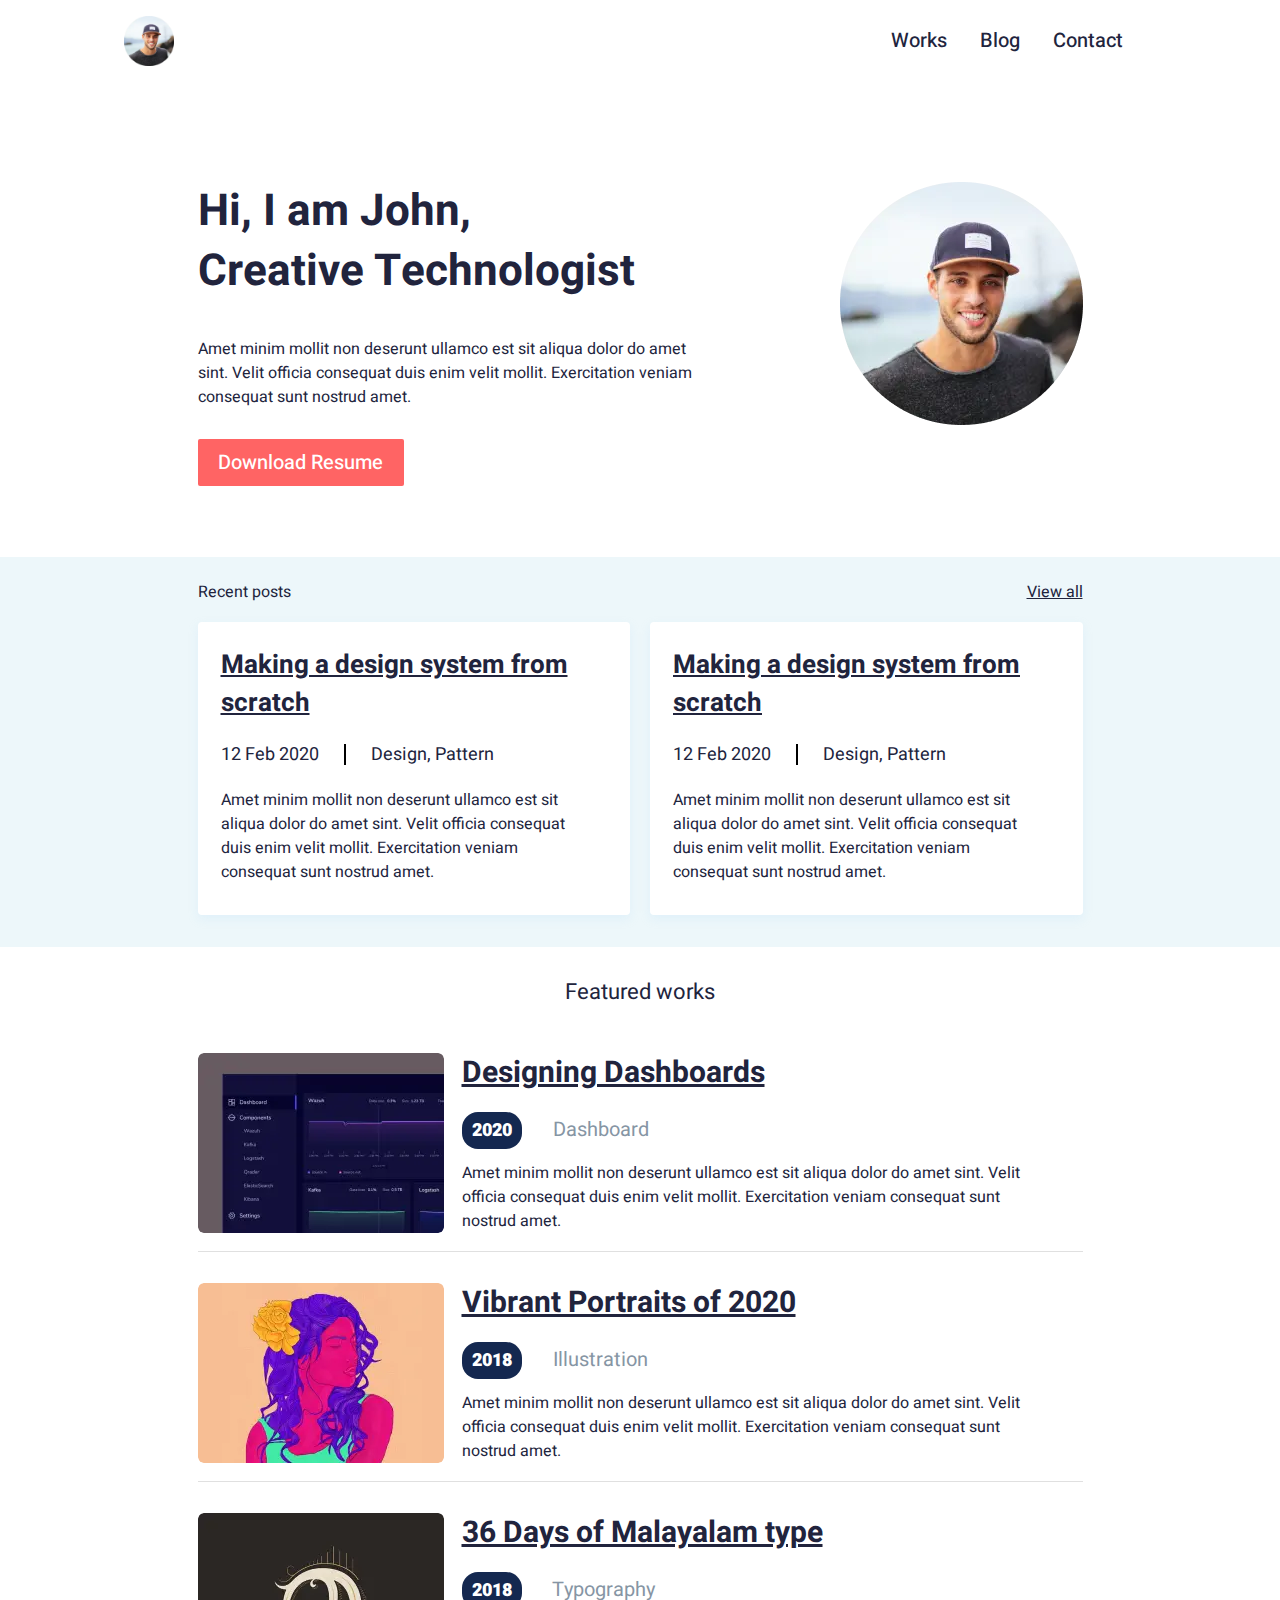
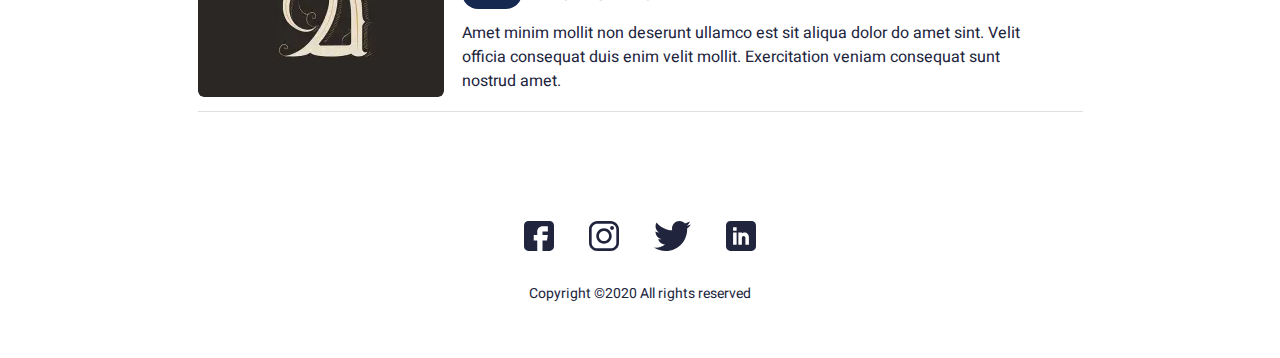
<file: index.html>
<!DOCTYPE html>
<html lang="ru">

<head>
	<title>Главная</title>
	<meta charset="UTF-8">
	<meta name="format-detection" content="telephone=no">
	<!-- <style>body{opacity: 0;}</style> -->
	<link rel="stylesheet" href="css/style.min.css?_v=20220710205949">
	<link rel="shortcut icon" href="favicon.ico">
	<!-- <meta name="robots" content="noindex, nofollow"> -->
	<meta name="viewport" content="width=device-width, initial-scale=1.0">
</head>

<body>
	<div class="wrapper">
		<header class="header">
			<div class="header__content">
				<div class="header__flex">
					<div class="header-logo__block">
						<a href="./index.html" class="header__logo"><picture><source data-srcset="img/hello-avatar.webp" srcset="[data-uri]" type="image/webp"><img src="[data-uri]"  data-src="img/hello-avatar.png" alt="главная"></picture></a>
					</div>
					<div class="header__menu menu">
						<button type="button" class="menu__icon icon-menu"><span></span></button>
						<nav class="menu__body">
							<ul class="menu__list">
								<li class="menu__item"><a href="./work.html" class="menu__link">Works</a></li>
								<li class="menu__item"><a href="./blog.html" class="menu__link">Blog</a></li>
								<li class="menu__item"><a href="#" class="menu__link">Contact</a></li>
							</ul>
						</nav>
					</div>
				</div>
			</div>
		</header>
		<main class="page">
			<div class="preloader">
				<svg class="preloader__image" role="img" xmlns="http://www.w3.org/2000/svg" viewbox="0 0 512 512" width="70px" height="70px">
					<path fill="currentColor" d="M304 48c0 26.51-21.49 48-48 48s-48-21.49-48-48 21.49-48 48-48 48 21.49 48 48zm-48 368c-26.51 0-48 21.49-48 48s21.49 48 48 48 48-21.49 48-48-21.49-48-48-48zm208-208c-26.51 0-48 21.49-48 48s21.49 48 48 48 48-21.49 48-48-21.49-48-48-48zM96 256c0-26.51-21.49-48-48-48S0 229.49 0 256s21.49 48 48 48 48-21.49 48-48zm12.922 99.078c-26.51 0-48 21.49-48 48s21.49 48 48 48 48-21.49 48-48c0-26.509-21.491-48-48-48zm294.156 0c-26.51 0-48 21.49-48 48s21.49 48 48 48 48-21.49 48-48c0-26.509-21.49-48-48-48zM108.922 60.922c-26.51 0-48 21.49-48 48s21.49 48 48 48 48-21.49 48-48-21.491-48-48-48z">
					</path>
				</svg>
			</div>
			<section class="hello">
				<div class="hello__container">
					<div class="hello__content">
						<div class="hello-left__block">
							<h1 class="hello-left__title">
								Hi, I am John,<br />
								Creative Technologist
							</h1>
							<p class="hello-left__subtitle">
								Amet minim mollit non deserunt ullamco est sit aliqua dolor do
								amet sint. Velit officia consequat duis enim velit mollit.
								Exercitation veniam consequat sunt nostrud amet.
							</p>
							<a href="#" class="hello-left-btn"> Download Resume </a>
						</div>
						<div class="hello-right__block">
							<picture><source data-srcset="img/hello-avatar.webp" srcset="[data-uri]" type="image/webp"><img src="[data-uri]"  data-src="img/hello-avatar.png" alt="аватар"></picture>
						</div>
					</div>
				</div>
			</section>
			<section class="post">
				<div class="post__container">
					<div class="post__content">
						<div class="post-header__body">
							<div class="resent-post">Recent posts</div>
							<a href="#" class="post-content__viewlink">View all</a>
						</div>
						<div class="post-cart__body">
							<div class="post-cart">
								<a href="#">
									<h2 class="post-cart__title">
										Making a design system from scratch
									</h2>
								</a>
								<div class="post-cart__date">
									12 Feb 2020 <span></span> Design, Pattern
								</div>
								<p class="post-cart__text">
									Amet minim mollit non deserunt ullamco est sit aliqua dolor
									do amet sint. Velit officia consequat duis enim velit
									mollit. Exercitation veniam consequat sunt nostrud amet.
								</p>
							</div>
							<div class="post-cart">
								<a href="#">
									<h2 class="post-cart__title">
										Making a design system from scratch
									</h2>
								</a>
								<div class="post-cart__date">
									12 Feb 2020 <span></span> Design, Pattern
								</div>
								<p class="post-cart__text">
									Amet minim mollit non deserunt ullamco est sit aliqua dolor
									do amet sint. Velit officia consequat duis enim velit
									mollit. Exercitation veniam consequat sunt nostrud amet.
								</p>
							</div>
						</div>
					</div>
				</div>
			</section>
			<section class="work">
				<div class="work__container">
					<div class="work__content"></div>
					<h3 class="work__title">Featured works</h3>
					<div class="work-cart__block">
						<div class="work__cart">
							<div class="work-cart__img-block">
								<a href="#"><picture><source data-srcset="img/work-cart1.webp" srcset="[data-uri]" type="image/webp"><img src="[data-uri]"  data-src="img/work-cart1.png" alt="работы" /></picture></a>
							</div>
							<div class="work-cart__content cart-content">
								<a href="./work-detail.html">
									<h2 class="cart-content__title">Designing Dashboards</h2>
								</a>
								<div class="cart-content-data">
									<span>2020</span> Dashboard
								</div>
								<p class="cart-content__text">
									Amet minim mollit non deserunt ullamco est sit aliqua dolor
									do amet sint. Velit officia consequat duis enim velit
									mollit. Exercitation veniam consequat sunt nostrud amet.
								</p>
							</div>
						</div>
						<div class="work__cart">
							<div class="work-cart__img-block">
								<a href="#"><picture><source data-srcset="img/work-cart2.webp" srcset="[data-uri]" type="image/webp"><img src="[data-uri]"  data-src="img/work-cart2.png" alt="работы" /></picture></a>
							</div>
							<div class="work-cart__content cart-content">
								<a href="#">
									<h2 class="cart-content__title">Vibrant Portraits of 2020</h2>
								</a>
								<div class="cart-content-data">
									<span>2018</span> Illustration
								</div>
								<p class="cart-content__text">
									Amet minim mollit non deserunt ullamco est sit aliqua dolor
									do amet sint. Velit officia consequat duis enim velit
									mollit. Exercitation veniam consequat sunt nostrud amet.
								</p>
							</div>
						</div>
						<div class="work__cart">
							<div class="work-cart__img-block">
								<a href="#"><picture><source data-srcset="img/work-cart3.webp" srcset="[data-uri]" type="image/webp"><img src="[data-uri]"  data-src="img/work-cart3.png" alt="работы" /></picture></a>
							</div>
							<div class="work-cart__content cart-content">
								<a href="#">
									<h2 class="cart-content__title">36 Days of Malayalam type</h2>
								</a>
								<div class="cart-content-data">
									<span>2018</span> Typography
								</div>
								<p class="cart-content__text">
									Amet minim mollit non deserunt ullamco est sit aliqua dolor
									do amet sint. Velit officia consequat duis enim velit
									mollit. Exercitation veniam consequat sunt nostrud amet.
								</p>
							</div>
						</div>
					</div>
				</div>
			</section>
		</main>
		<footer class="footer">
			<div class="footer__container">
				<div class="footer__content">
					<div class="footer-icon__block">
						<a href="#" class="footer-icon__link">
							<svg width="30" height="30" viewbox="0 0 30 30" fill="none" xmlns="http://www.w3.org/2000/svg" class="footer-icon">
								<path d="M25.6055 0H4.39453C1.97159 0 0 1.97159 0 4.39453V25.6055C0 28.0284 1.97159 30 4.39453 30H13.2422V19.3945H9.72656V14.1211H13.2422V10.5469C13.2422 7.63893 15.6077 5.27344 18.5156 5.27344H23.8477V10.5469H18.5156V14.1211H23.8477L22.9688 19.3945H18.5156V30H25.6055C28.0284 30 30 28.0284 30 25.6055V4.39453C30 1.97159 28.0284 0 25.6055 0Z" fill="#21243D" />
							</svg>
						</a>
						<a href="#">
							<svg width="30" height="30" viewbox="0 0 30 30" fill="none" xmlns="http://www.w3.org/2000/svg" class="footer-icon">
								<path d="M21.7209 0H8.27874C3.71384 0 0 3.71402 0 8.27892V21.7211C0 26.2862 3.71384 30 8.27874 30H21.7209C26.2862 30 30 26.286 30 21.7211V8.27892C30.0002 3.71402 26.2862 0 21.7209 0ZM27.3384 21.7211C27.3384 24.8185 24.8185 27.3383 21.7211 27.3383H8.27874C5.18153 27.3384 2.66175 24.8185 2.66175 21.7211V8.27892C2.66175 5.18171 5.18153 2.66175 8.27874 2.66175H21.7209C24.8183 2.66175 27.3383 5.18171 27.3383 8.27892V21.7211H27.3384Z" fill="#21243D" />
								<path d="M15 7.27014C10.7375 7.27014 7.26978 10.7379 7.26978 15.0004C7.26978 19.2627 10.7375 22.7303 15 22.7303C19.2625 22.7303 22.7303 19.2627 22.7303 15.0004C22.7303 10.7379 19.2625 7.27014 15 7.27014ZM15 20.0683C12.2054 20.0683 9.93152 17.7949 9.93152 15.0002C9.93152 12.2054 12.2052 9.93171 15 9.93171C17.7948 9.93171 20.0685 12.2054 20.0685 15.0002C20.0685 17.7949 17.7947 20.0683 15 20.0683Z" fill="#21243D" />
								<path d="M23.0545 5.01318C22.5417 5.01318 22.0379 5.2208 21.6757 5.58457C21.3118 5.94657 21.1025 6.45053 21.1025 6.96513C21.1025 7.47814 21.3119 7.98192 21.6757 8.34569C22.0377 8.70769 22.5417 8.91708 23.0545 8.91708C23.5691 8.91708 24.0713 8.70769 24.435 8.34569C24.7988 7.98192 25.0064 7.47796 25.0064 6.96513C25.0064 6.45053 24.7988 5.94657 24.435 5.58457C24.073 5.2208 23.5691 5.01318 23.0545 5.01318Z" fill="#21243D" />
							</svg>
						</a>
						<a href="#">
							<svg width="37" height="30" viewbox="0 0 37 30" fill="none" xmlns="http://www.w3.org/2000/svg" class="footer-icon">
								<path d="M36.9231 3.55154C35.55 4.15385 34.0869 4.55308 32.5615 4.74692C34.1308 3.81 35.3285 2.33769 35.8915 0.563077C34.4285 1.43538 32.8131 2.05154 31.0915 2.39538C29.7023 0.916154 27.7223 0 25.5623 0C21.3715 0 17.9977 3.40154 17.9977 7.57154C17.9977 8.17154 18.0485 8.74846 18.1731 9.29769C11.88 8.99077 6.31154 5.97462 2.57077 1.38C1.91769 2.51308 1.53462 3.81 1.53462 5.20615C1.53462 7.82769 2.88462 10.1515 4.89692 11.4969C3.68077 11.4738 2.48769 11.1208 1.47692 10.5646C1.47692 10.5877 1.47692 10.6177 1.47692 10.6477C1.47692 14.3262 4.10077 17.3815 7.54154 18.0854C6.92538 18.2538 6.25385 18.3346 5.55692 18.3346C5.07231 18.3346 4.58308 18.3069 4.12385 18.2054C5.10462 21.2031 7.88769 23.4069 11.1969 23.4785C8.62154 25.4931 5.35154 26.7069 1.81154 26.7069C1.19077 26.7069 0.595385 26.6792 0 26.6031C3.35308 28.7654 7.32692 30 11.6123 30C25.5415 30 33.1569 18.4615 33.1569 8.46C33.1569 8.12538 33.1454 7.80231 33.1292 7.48154C34.6315 6.41538 35.8938 5.08385 36.9231 3.55154Z" fill="#21243D" />
							</svg>
						</a>
						<a href="#">
							<svg width="30" height="30" viewbox="0 0 30 30" fill="none" xmlns="http://www.w3.org/2000/svg" class="footer-icon">
								<path d="M25.6055 0H4.39453C1.97159 0 0 1.97159 0 4.39453V25.6055C0 28.0284 1.97159 30 4.39453 30H25.6055C28.0284 30 30 28.0284 30 25.6055V4.39453C30 1.97159 28.0284 0 25.6055 0ZM10.6055 23.7891H7.08984V11.4844H10.6055V23.7891ZM10.6055 9.72656H7.08984V6.21094H10.6055V9.72656ZM22.9102 23.7891H19.3945V16.7578C19.3945 15.7887 18.6058 15 17.6367 15C16.6676 15 15.8789 15.7887 15.8789 16.7578V23.7891H12.3633V11.4844H15.8789V12.147C16.7999 11.8607 17.3982 11.4844 18.5156 11.4844C20.8999 11.4869 22.9102 13.6258 22.9102 16.1536V23.7891Z" fill="#21243D" />
							</svg>
						</a>
					</div>
					<span class="footer__copyright">Copyright ©2020 All rights reserved
					</span>
				</div>
			</div>
		</footer>
	</div>
	<!-- <div id="popup" aria-hidden="true" class="popup">
	<div class="popup__wrapper">
		<div class="popup__content">
			<button data-close type="button" class="popup__close">Закрыть</button>
			<div class="popup__text">
				Text
			</div>
		</div>
	</div>
</div> -->
	<script src="js/app.min.js?_v=20220710205949"></script>
</body>

</html>
</file>
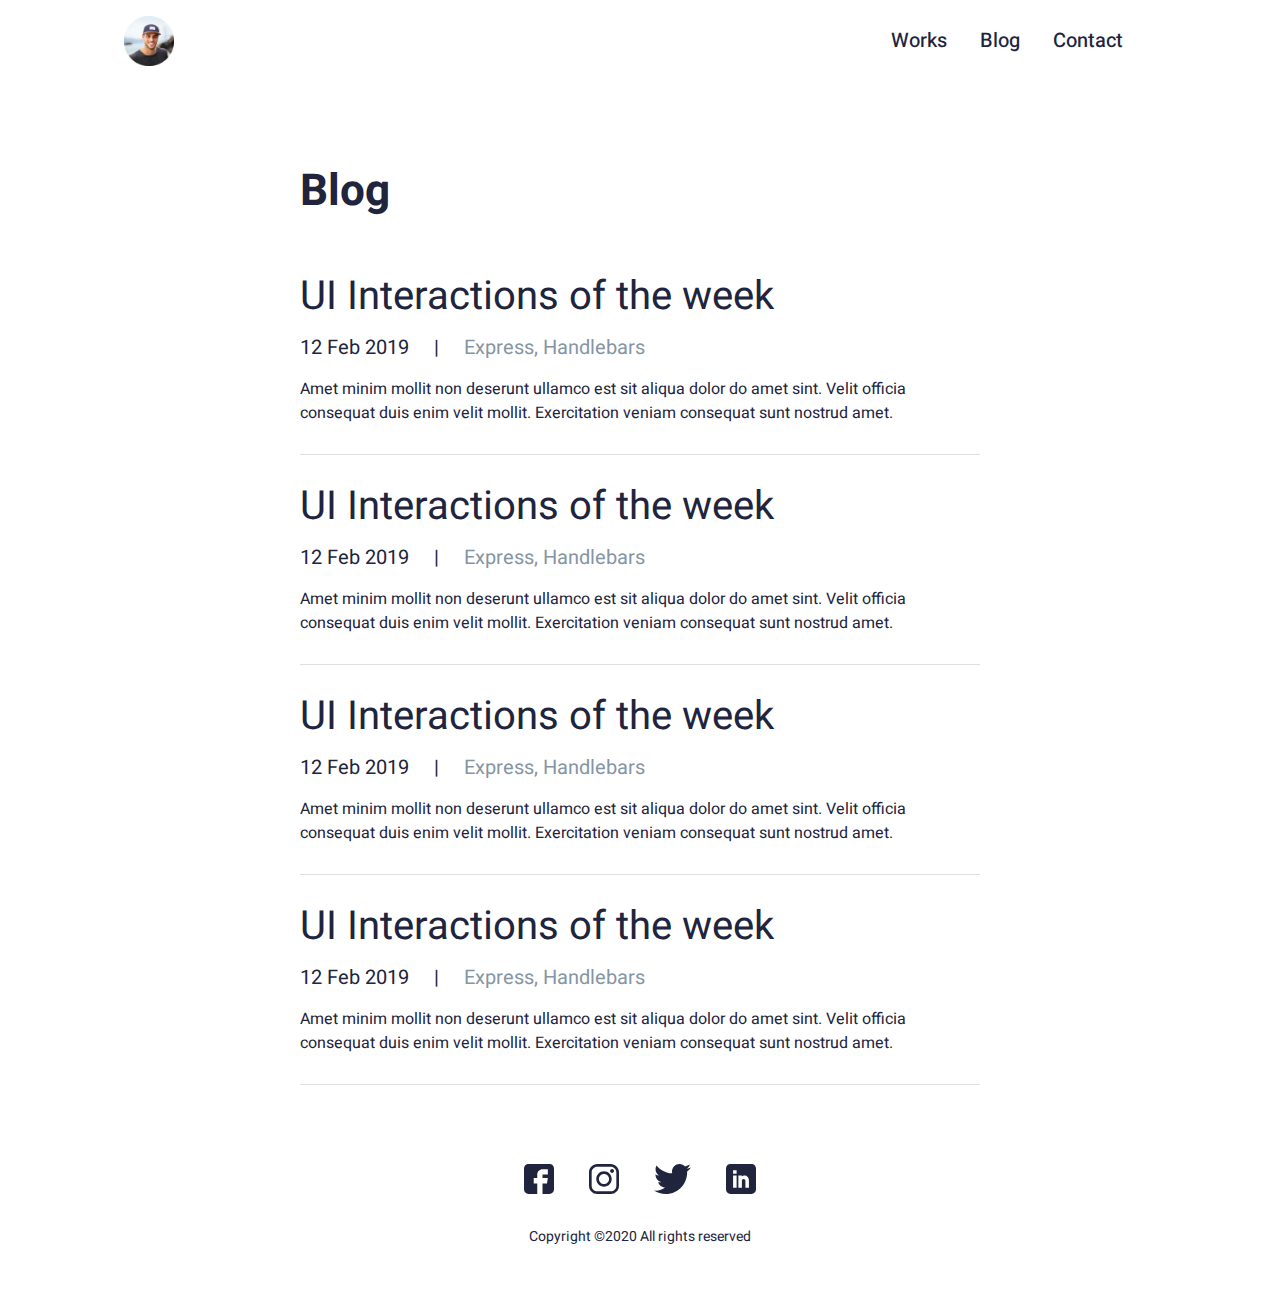
<file: blog.html>
<!DOCTYPE html>
<html lang="ru">

<head>
	<title>Blog</title>
	<meta charset="UTF-8">
	<meta name="format-detection" content="telephone=no">
	<!-- <style>body{opacity: 0;}</style> -->
	<link rel="stylesheet" href="css/style.min.css?_v=20220710205949">
	<link rel="shortcut icon" href="favicon.ico">
	<!-- <meta name="robots" content="noindex, nofollow"> -->
	<meta name="viewport" content="width=device-width, initial-scale=1.0">
</head>

<body>
	<div class="wrapper">
		<header class="header">
			<div class="header__content">
				<div class="header__flex">
					<div class="header-logo__block">
						<a href="./index.html" class="header__logo"><picture><source data-srcset="img/hello-avatar.webp" srcset="[data-uri]" type="image/webp"><img src="[data-uri]"  data-src="img/hello-avatar.png" alt="главная"></picture></a>
					</div>
					<div class="header__menu menu">
						<button type="button" class="menu__icon icon-menu"><span></span></button>
						<nav class="menu__body">
							<ul class="menu__list">
								<li class="menu__item"><a href="./work.html" class="menu__link">Works</a></li>
								<li class="menu__item"><a href="./blog.html" class="menu__link">Blog</a></li>
								<li class="menu__item"><a href="#" class="menu__link">Contact</a></li>
							</ul>
						</nav>
					</div>
				</div>
			</div>
		</header>
		<main class="page">
			<div class="preloader">
				<svg class="preloader__image" role="img" xmlns="http://www.w3.org/2000/svg" viewBox="0 0 512 512">
					<path fill="currentColor" d="M304 48c0 26.51-21.49 48-48 48s-48-21.49-48-48 21.49-48 48-48 48 21.49 48 48zm-48 368c-26.51 0-48 21.49-48 48s21.49 48 48 48 48-21.49 48-48-21.49-48-48-48zm208-208c-26.51 0-48 21.49-48 48s21.49 48 48 48 48-21.49 48-48-21.49-48-48-48zM96 256c0-26.51-21.49-48-48-48S0 229.49 0 256s21.49 48 48 48 48-21.49 48-48zm12.922 99.078c-26.51 0-48 21.49-48 48s21.49 48 48 48 48-21.49 48-48c0-26.509-21.491-48-48-48zm294.156 0c-26.51 0-48 21.49-48 48s21.49 48 48 48 48-21.49 48-48c0-26.509-21.49-48-48-48zM108.922 60.922c-26.51 0-48 21.49-48 48s21.49 48 48 48 48-21.49 48-48-21.491-48-48-48z">
					</path>
				</svg>
			</div>
			<div class="blog">
				<div class="blog__container">
					<div class="blog__content">
						<h1 class="blog-content__title">Blog</h1>
						<div class="blog-cart">
							<a href="#">
								<h2 class="blog-cart__title">UI Interactions of the week</h2>
							</a>
							<div class="blog-cart__date">
								12 Feb 2019
								<div>|</div>
								<span>Express, Handlebars</span>
							</div>
							<p class="blog-cart__text">
								Amet minim mollit non deserunt ullamco est sit aliqua dolor do
								amet sint. Velit officia consequat duis enim velit mollit.
								Exercitation veniam consequat sunt nostrud amet.
							</p>
						</div>
						<div class="blog-cart__block">
							<div class="blog-cart">
								<a href="#">
									<h2 class="blog-cart__title">
										UI Interactions of the week
									</h2>
								</a>
								<div class="blog-cart__date">
									12 Feb 2019
									<div>|</div>
									<span>Express, Handlebars</span>
								</div>
								<p class="blog-cart__text">
									Amet minim mollit non deserunt ullamco est sit aliqua dolor
									do amet sint. Velit officia consequat duis enim velit
									mollit. Exercitation veniam consequat sunt nostrud amet.
								</p>
							</div>
							<div class="blog-cart">
								<a href="#">
									<h2 class="blog-cart__title">
										UI Interactions of the week
									</h2>
								</a>
								<div class="blog-cart__date">
									12 Feb 2019
									<div>|</div>
									<span>Express, Handlebars</span>
								</div>
								<p class="blog-cart__text">
									Amet minim mollit non deserunt ullamco est sit aliqua dolor
									do amet sint. Velit officia consequat duis enim velit
									mollit. Exercitation veniam consequat sunt nostrud amet.
								</p>
							</div>
							<div class="blog-cart">
								<a href="#">
									<h2 class="blog-cart__title">
										UI Interactions of the week
									</h2>
								</a>
								<div class="blog-cart__date">
									12 Feb 2019
									<div>|</div>
									<span>Express, Handlebars</span>
								</div>
								<p class="blog-cart__text">
									Amet minim mollit non deserunt ullamco est sit aliqua dolor
									do amet sint. Velit officia consequat duis enim velit
									mollit. Exercitation veniam consequat sunt nostrud amet.
								</p>
							</div>
						</div>
					</div>
				</div>
			</div>
		</main>
		<footer class="footer">
			<div class="footer__container">
				<div class="footer__content">
					<div class="footer-icon__block">
						<a href="#" class="footer-icon__link">
							<svg width="30" height="30" viewbox="0 0 30 30" fill="none" xmlns="http://www.w3.org/2000/svg" class="footer-icon">
								<path d="M25.6055 0H4.39453C1.97159 0 0 1.97159 0 4.39453V25.6055C0 28.0284 1.97159 30 4.39453 30H13.2422V19.3945H9.72656V14.1211H13.2422V10.5469C13.2422 7.63893 15.6077 5.27344 18.5156 5.27344H23.8477V10.5469H18.5156V14.1211H23.8477L22.9688 19.3945H18.5156V30H25.6055C28.0284 30 30 28.0284 30 25.6055V4.39453C30 1.97159 28.0284 0 25.6055 0Z" fill="#21243D" />
							</svg>
						</a>
						<a href="#">
							<svg width="30" height="30" viewbox="0 0 30 30" fill="none" xmlns="http://www.w3.org/2000/svg" class="footer-icon">
								<path d="M21.7209 0H8.27874C3.71384 0 0 3.71402 0 8.27892V21.7211C0 26.2862 3.71384 30 8.27874 30H21.7209C26.2862 30 30 26.286 30 21.7211V8.27892C30.0002 3.71402 26.2862 0 21.7209 0ZM27.3384 21.7211C27.3384 24.8185 24.8185 27.3383 21.7211 27.3383H8.27874C5.18153 27.3384 2.66175 24.8185 2.66175 21.7211V8.27892C2.66175 5.18171 5.18153 2.66175 8.27874 2.66175H21.7209C24.8183 2.66175 27.3383 5.18171 27.3383 8.27892V21.7211H27.3384Z" fill="#21243D" />
								<path d="M15 7.27014C10.7375 7.27014 7.26978 10.7379 7.26978 15.0004C7.26978 19.2627 10.7375 22.7303 15 22.7303C19.2625 22.7303 22.7303 19.2627 22.7303 15.0004C22.7303 10.7379 19.2625 7.27014 15 7.27014ZM15 20.0683C12.2054 20.0683 9.93152 17.7949 9.93152 15.0002C9.93152 12.2054 12.2052 9.93171 15 9.93171C17.7948 9.93171 20.0685 12.2054 20.0685 15.0002C20.0685 17.7949 17.7947 20.0683 15 20.0683Z" fill="#21243D" />
								<path d="M23.0545 5.01318C22.5417 5.01318 22.0379 5.2208 21.6757 5.58457C21.3118 5.94657 21.1025 6.45053 21.1025 6.96513C21.1025 7.47814 21.3119 7.98192 21.6757 8.34569C22.0377 8.70769 22.5417 8.91708 23.0545 8.91708C23.5691 8.91708 24.0713 8.70769 24.435 8.34569C24.7988 7.98192 25.0064 7.47796 25.0064 6.96513C25.0064 6.45053 24.7988 5.94657 24.435 5.58457C24.073 5.2208 23.5691 5.01318 23.0545 5.01318Z" fill="#21243D" />
							</svg>
						</a>
						<a href="#">
							<svg width="37" height="30" viewbox="0 0 37 30" fill="none" xmlns="http://www.w3.org/2000/svg" class="footer-icon">
								<path d="M36.9231 3.55154C35.55 4.15385 34.0869 4.55308 32.5615 4.74692C34.1308 3.81 35.3285 2.33769 35.8915 0.563077C34.4285 1.43538 32.8131 2.05154 31.0915 2.39538C29.7023 0.916154 27.7223 0 25.5623 0C21.3715 0 17.9977 3.40154 17.9977 7.57154C17.9977 8.17154 18.0485 8.74846 18.1731 9.29769C11.88 8.99077 6.31154 5.97462 2.57077 1.38C1.91769 2.51308 1.53462 3.81 1.53462 5.20615C1.53462 7.82769 2.88462 10.1515 4.89692 11.4969C3.68077 11.4738 2.48769 11.1208 1.47692 10.5646C1.47692 10.5877 1.47692 10.6177 1.47692 10.6477C1.47692 14.3262 4.10077 17.3815 7.54154 18.0854C6.92538 18.2538 6.25385 18.3346 5.55692 18.3346C5.07231 18.3346 4.58308 18.3069 4.12385 18.2054C5.10462 21.2031 7.88769 23.4069 11.1969 23.4785C8.62154 25.4931 5.35154 26.7069 1.81154 26.7069C1.19077 26.7069 0.595385 26.6792 0 26.6031C3.35308 28.7654 7.32692 30 11.6123 30C25.5415 30 33.1569 18.4615 33.1569 8.46C33.1569 8.12538 33.1454 7.80231 33.1292 7.48154C34.6315 6.41538 35.8938 5.08385 36.9231 3.55154Z" fill="#21243D" />
							</svg>
						</a>
						<a href="#">
							<svg width="30" height="30" viewbox="0 0 30 30" fill="none" xmlns="http://www.w3.org/2000/svg" class="footer-icon">
								<path d="M25.6055 0H4.39453C1.97159 0 0 1.97159 0 4.39453V25.6055C0 28.0284 1.97159 30 4.39453 30H25.6055C28.0284 30 30 28.0284 30 25.6055V4.39453C30 1.97159 28.0284 0 25.6055 0ZM10.6055 23.7891H7.08984V11.4844H10.6055V23.7891ZM10.6055 9.72656H7.08984V6.21094H10.6055V9.72656ZM22.9102 23.7891H19.3945V16.7578C19.3945 15.7887 18.6058 15 17.6367 15C16.6676 15 15.8789 15.7887 15.8789 16.7578V23.7891H12.3633V11.4844H15.8789V12.147C16.7999 11.8607 17.3982 11.4844 18.5156 11.4844C20.8999 11.4869 22.9102 13.6258 22.9102 16.1536V23.7891Z" fill="#21243D" />
							</svg>
						</a>
					</div>
					<span class="footer__copyright">Copyright ©2020 All rights reserved
					</span>
				</div>
			</div>
		</footer>
	</div>
	<!-- <div id="popup" aria-hidden="true" class="popup">
	<div class="popup__wrapper">
		<div class="popup__content">
			<button data-close type="button" class="popup__close">Закрыть</button>
			<div class="popup__text">
				Text
			</div>
		</div>
	</div>
</div> -->
	<script src="js/app.min.js?_v=20220710205949"></script>
</body>

</html>
</file>
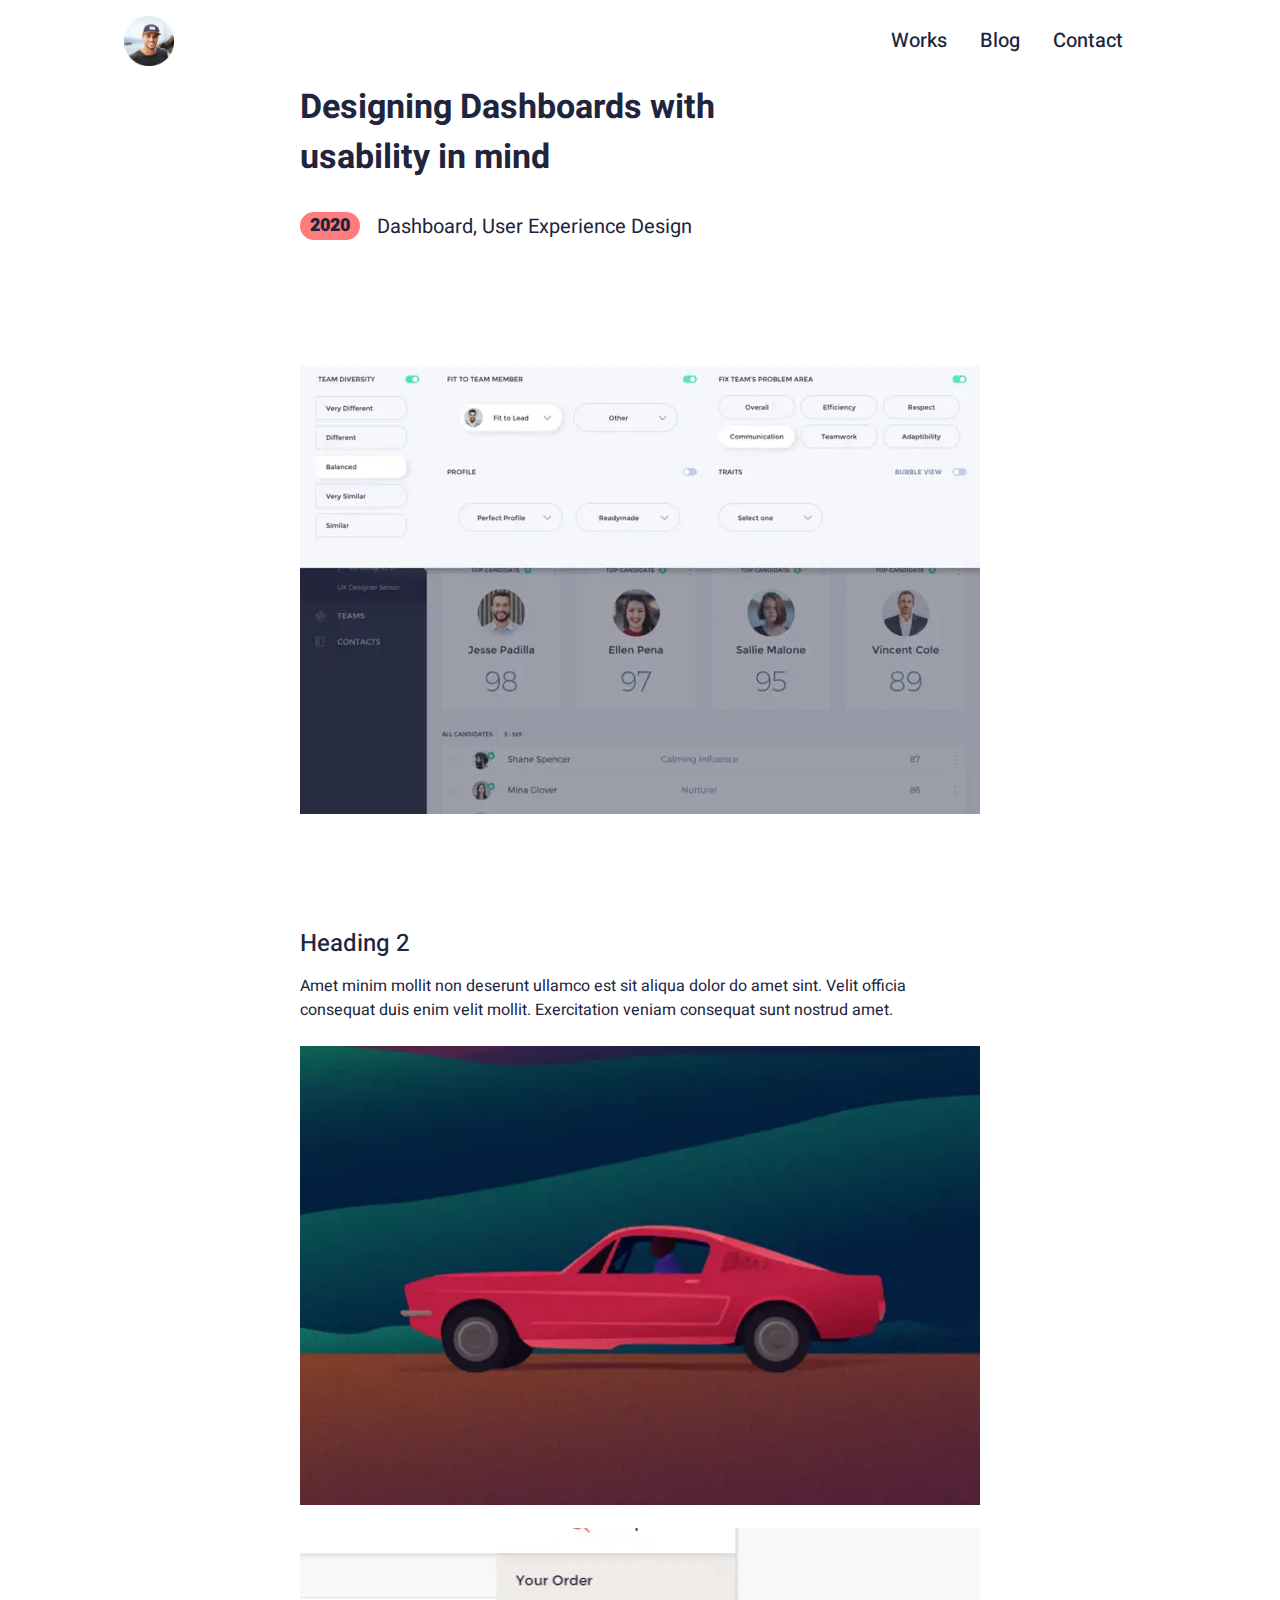
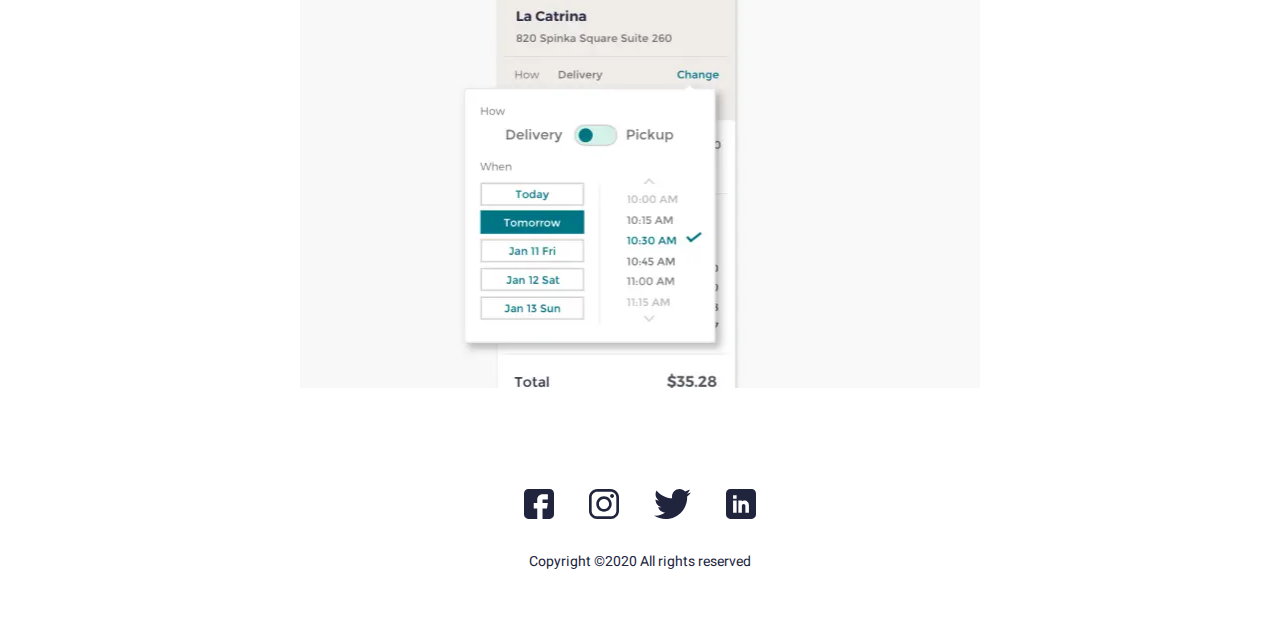
<file: work-detail.html>
<!DOCTYPE html>
<html lang="ru">

<head>
	<title>Wokr-detail</title>
	<meta charset="UTF-8">
	<meta name="format-detection" content="telephone=no">
	<!-- <style>body{opacity: 0;}</style> -->
	<link rel="stylesheet" href="css/style.min.css?_v=20220710205949">
	<link rel="shortcut icon" href="favicon.ico">
	<!-- <meta name="robots" content="noindex, nofollow"> -->
	<meta name="viewport" content="width=device-width, initial-scale=1.0">
</head>

<body>
	<div class="wrapper">
		<header class="header">
			<div class="header__content">
				<div class="header__flex">
					<div class="header-logo__block">
						<a href="./index.html" class="header__logo"><picture><source data-srcset="img/hello-avatar.webp" srcset="[data-uri]" type="image/webp"><img src="[data-uri]"  data-src="img/hello-avatar.png" alt="главная"></picture></a>
					</div>
					<div class="header__menu menu">
						<button type="button" class="menu__icon icon-menu"><span></span></button>
						<nav class="menu__body">
							<ul class="menu__list">
								<li class="menu__item"><a href="./work.html" class="menu__link">Works</a></li>
								<li class="menu__item"><a href="./blog.html" class="menu__link">Blog</a></li>
								<li class="menu__item"><a href="#" class="menu__link">Contact</a></li>
							</ul>
						</nav>
					</div>
				</div>
			</div>
		</header>
		<main class="page">
			<div class="preloader">
				<svg class="preloader__image" role="img" xmlns="http://www.w3.org/2000/svg" viewBox="0 0 512 512">
					<path fill="currentColor" d="M304 48c0 26.51-21.49 48-48 48s-48-21.49-48-48 21.49-48 48-48 48 21.49 48 48zm-48 368c-26.51 0-48 21.49-48 48s21.49 48 48 48 48-21.49 48-48-21.49-48-48-48zm208-208c-26.51 0-48 21.49-48 48s21.49 48 48 48 48-21.49 48-48-21.49-48-48-48zM96 256c0-26.51-21.49-48-48-48S0 229.49 0 256s21.49 48 48 48 48-21.49 48-48zm12.922 99.078c-26.51 0-48 21.49-48 48s21.49 48 48 48 48-21.49 48-48c0-26.509-21.491-48-48-48zm294.156 0c-26.51 0-48 21.49-48 48s21.49 48 48 48 48-21.49 48-48c0-26.509-21.49-48-48-48zM108.922 60.922c-26.51 0-48 21.49-48 48s21.49 48 48 48 48-21.49 48-48-21.491-48-48-48z">
					</path>
				</svg>
			</div>
			<div class="work-detail">
				<div class="work-detail__container">
					<div class="work-detail__content">
						<h1 class="work-detail__title">
							Designing Dashboards with usability in mind
						</h1>
						<div class="work-detail__flex">
							<div class="work-detail__data data">2020</div>
							<div class="data__text">Dashboard, User Experience Design</div>
						</div>
						<p class="work-detail__mobile-text">
							Amet minim mollit non deserunt ullamco est sit aliqua dolor do
							amet sint. Velit officia consequat duis enim velit mollit.
							Exercitation veniam consequat sunt nostrud amet.
						</p>
						<picture><source data-srcset="img/work-detail1.webp" srcset="[data-uri]" type="image/webp"><img src="[data-uri]"  data-src="img/work-detail1.png" alt="панель" class="work-detail__img1" /></picture>
						<h2 class="work-detail__title2">Heading 2</h2>
						<p class="work-detail__paragruph">
							Amet minim mollit non deserunt ullamco est sit aliqua dolor do
							amet sint. Velit officia consequat duis enim velit mollit.
							Exercitation veniam consequat sunt nostrud amet.
						</p>
						<picture><source data-srcset="img/work-detail2.webp" srcset="[data-uri]" type="image/webp"><img src="[data-uri]"  data-src="img/work-detail2.png" alt="автомобиль" class="work-detail__img2" /></picture>
						<picture><source data-srcset="img/work-detail3.webp" srcset="[data-uri]" type="image/webp"><img src="[data-uri]"  data-src="img/work-detail3.png" alt="каленьдар" class="work-detail__img3" /></picture>
					</div>
				</div>
			</div>
		</main>
		<footer class="footer">
			<div class="footer__container">
				<div class="footer__content">
					<div class="footer-icon__block">
						<a href="#" class="footer-icon__link">
							<svg width="30" height="30" viewbox="0 0 30 30" fill="none" xmlns="http://www.w3.org/2000/svg" class="footer-icon">
								<path d="M25.6055 0H4.39453C1.97159 0 0 1.97159 0 4.39453V25.6055C0 28.0284 1.97159 30 4.39453 30H13.2422V19.3945H9.72656V14.1211H13.2422V10.5469C13.2422 7.63893 15.6077 5.27344 18.5156 5.27344H23.8477V10.5469H18.5156V14.1211H23.8477L22.9688 19.3945H18.5156V30H25.6055C28.0284 30 30 28.0284 30 25.6055V4.39453C30 1.97159 28.0284 0 25.6055 0Z" fill="#21243D" />
							</svg>
						</a>
						<a href="#">
							<svg width="30" height="30" viewbox="0 0 30 30" fill="none" xmlns="http://www.w3.org/2000/svg" class="footer-icon">
								<path d="M21.7209 0H8.27874C3.71384 0 0 3.71402 0 8.27892V21.7211C0 26.2862 3.71384 30 8.27874 30H21.7209C26.2862 30 30 26.286 30 21.7211V8.27892C30.0002 3.71402 26.2862 0 21.7209 0ZM27.3384 21.7211C27.3384 24.8185 24.8185 27.3383 21.7211 27.3383H8.27874C5.18153 27.3384 2.66175 24.8185 2.66175 21.7211V8.27892C2.66175 5.18171 5.18153 2.66175 8.27874 2.66175H21.7209C24.8183 2.66175 27.3383 5.18171 27.3383 8.27892V21.7211H27.3384Z" fill="#21243D" />
								<path d="M15 7.27014C10.7375 7.27014 7.26978 10.7379 7.26978 15.0004C7.26978 19.2627 10.7375 22.7303 15 22.7303C19.2625 22.7303 22.7303 19.2627 22.7303 15.0004C22.7303 10.7379 19.2625 7.27014 15 7.27014ZM15 20.0683C12.2054 20.0683 9.93152 17.7949 9.93152 15.0002C9.93152 12.2054 12.2052 9.93171 15 9.93171C17.7948 9.93171 20.0685 12.2054 20.0685 15.0002C20.0685 17.7949 17.7947 20.0683 15 20.0683Z" fill="#21243D" />
								<path d="M23.0545 5.01318C22.5417 5.01318 22.0379 5.2208 21.6757 5.58457C21.3118 5.94657 21.1025 6.45053 21.1025 6.96513C21.1025 7.47814 21.3119 7.98192 21.6757 8.34569C22.0377 8.70769 22.5417 8.91708 23.0545 8.91708C23.5691 8.91708 24.0713 8.70769 24.435 8.34569C24.7988 7.98192 25.0064 7.47796 25.0064 6.96513C25.0064 6.45053 24.7988 5.94657 24.435 5.58457C24.073 5.2208 23.5691 5.01318 23.0545 5.01318Z" fill="#21243D" />
							</svg>
						</a>
						<a href="#">
							<svg width="37" height="30" viewbox="0 0 37 30" fill="none" xmlns="http://www.w3.org/2000/svg" class="footer-icon">
								<path d="M36.9231 3.55154C35.55 4.15385 34.0869 4.55308 32.5615 4.74692C34.1308 3.81 35.3285 2.33769 35.8915 0.563077C34.4285 1.43538 32.8131 2.05154 31.0915 2.39538C29.7023 0.916154 27.7223 0 25.5623 0C21.3715 0 17.9977 3.40154 17.9977 7.57154C17.9977 8.17154 18.0485 8.74846 18.1731 9.29769C11.88 8.99077 6.31154 5.97462 2.57077 1.38C1.91769 2.51308 1.53462 3.81 1.53462 5.20615C1.53462 7.82769 2.88462 10.1515 4.89692 11.4969C3.68077 11.4738 2.48769 11.1208 1.47692 10.5646C1.47692 10.5877 1.47692 10.6177 1.47692 10.6477C1.47692 14.3262 4.10077 17.3815 7.54154 18.0854C6.92538 18.2538 6.25385 18.3346 5.55692 18.3346C5.07231 18.3346 4.58308 18.3069 4.12385 18.2054C5.10462 21.2031 7.88769 23.4069 11.1969 23.4785C8.62154 25.4931 5.35154 26.7069 1.81154 26.7069C1.19077 26.7069 0.595385 26.6792 0 26.6031C3.35308 28.7654 7.32692 30 11.6123 30C25.5415 30 33.1569 18.4615 33.1569 8.46C33.1569 8.12538 33.1454 7.80231 33.1292 7.48154C34.6315 6.41538 35.8938 5.08385 36.9231 3.55154Z" fill="#21243D" />
							</svg>
						</a>
						<a href="#">
							<svg width="30" height="30" viewbox="0 0 30 30" fill="none" xmlns="http://www.w3.org/2000/svg" class="footer-icon">
								<path d="M25.6055 0H4.39453C1.97159 0 0 1.97159 0 4.39453V25.6055C0 28.0284 1.97159 30 4.39453 30H25.6055C28.0284 30 30 28.0284 30 25.6055V4.39453C30 1.97159 28.0284 0 25.6055 0ZM10.6055 23.7891H7.08984V11.4844H10.6055V23.7891ZM10.6055 9.72656H7.08984V6.21094H10.6055V9.72656ZM22.9102 23.7891H19.3945V16.7578C19.3945 15.7887 18.6058 15 17.6367 15C16.6676 15 15.8789 15.7887 15.8789 16.7578V23.7891H12.3633V11.4844H15.8789V12.147C16.7999 11.8607 17.3982 11.4844 18.5156 11.4844C20.8999 11.4869 22.9102 13.6258 22.9102 16.1536V23.7891Z" fill="#21243D" />
							</svg>
						</a>
					</div>
					<span class="footer__copyright">Copyright ©2020 All rights reserved
					</span>
				</div>
			</div>
		</footer>
	</div>
	<!-- <div id="popup" aria-hidden="true" class="popup">
	<div class="popup__wrapper">
		<div class="popup__content">
			<button data-close type="button" class="popup__close">Закрыть</button>
			<div class="popup__text">
				Text
			</div>
		</div>
	</div>
</div> -->
	<script src="js/app.min.js?_v=20220710205949"></script>
</body>

</html>
</file>
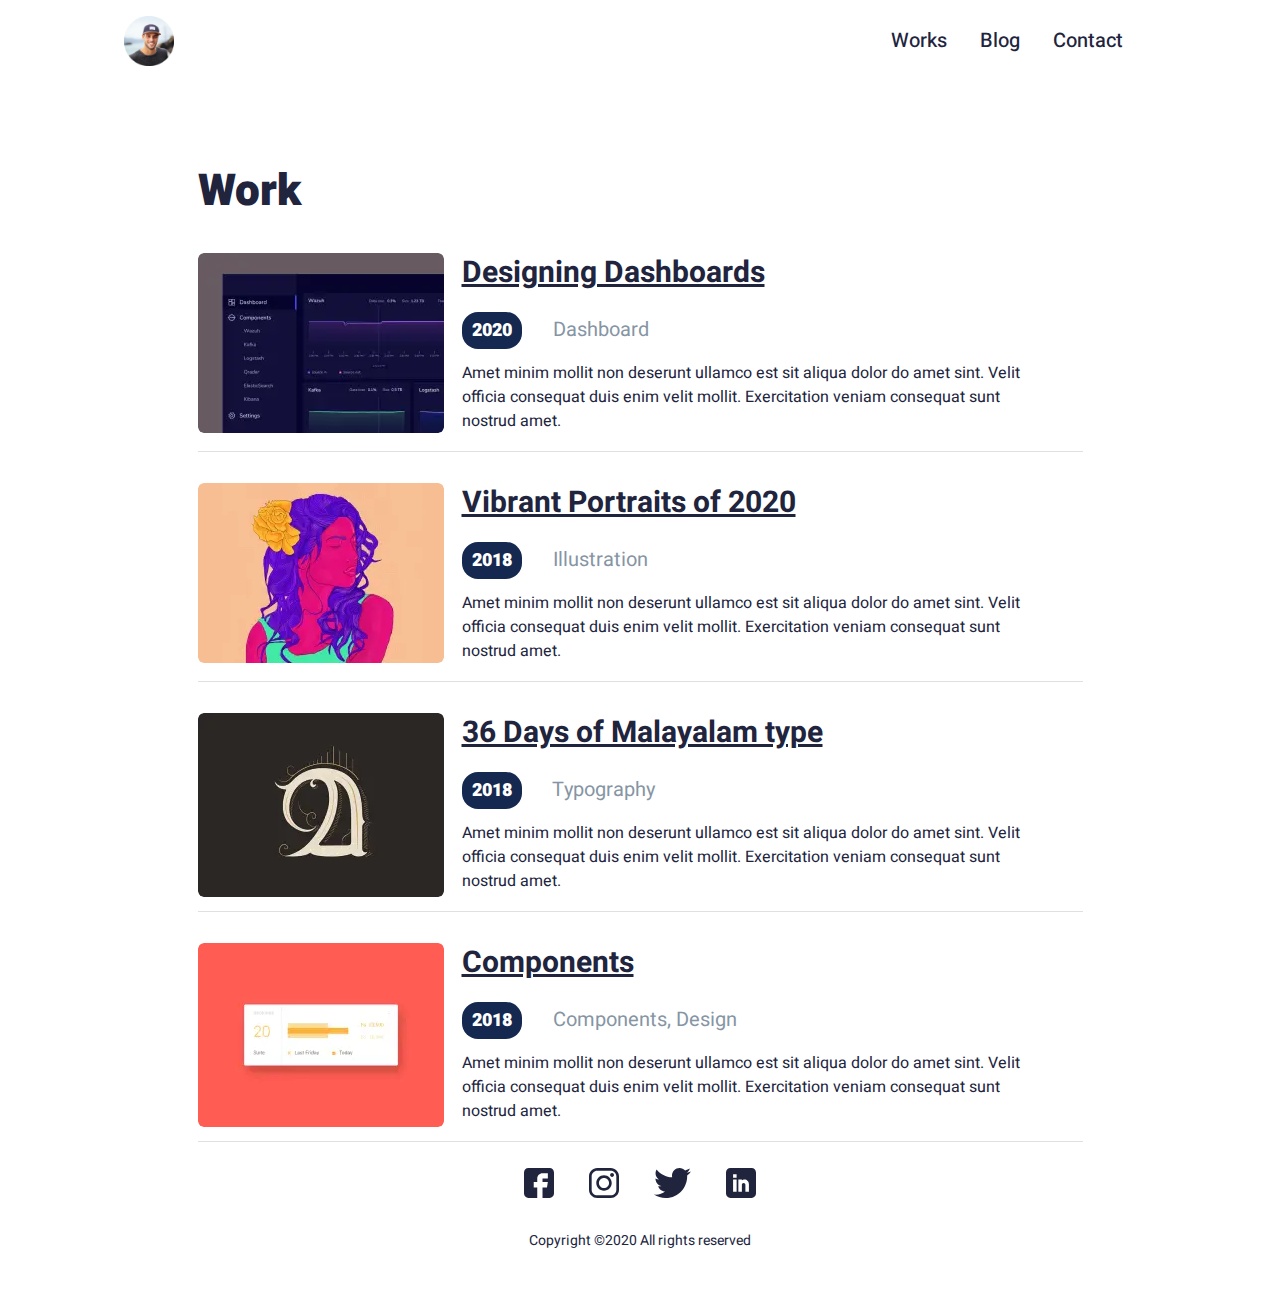
<file: work.html>
<!DOCTYPE html>
<html lang="ru">

<head>
	<title>Work</title>
	<meta charset="UTF-8">
	<meta name="format-detection" content="telephone=no">
	<!-- <style>body{opacity: 0;}</style> -->
	<link rel="stylesheet" href="css/style.min.css?_v=20220710205949">
	<link rel="shortcut icon" href="favicon.ico">
	<!-- <meta name="robots" content="noindex, nofollow"> -->
	<meta name="viewport" content="width=device-width, initial-scale=1.0">
</head>

<body>
	<div class="wrapper">
		<header class="header">
			<div class="header__content">
				<div class="header__flex">
					<div class="header-logo__block">
						<a href="./index.html" class="header__logo"><picture><source data-srcset="img/hello-avatar.webp" srcset="[data-uri]" type="image/webp"><img src="[data-uri]"  data-src="img/hello-avatar.png" alt="главная"></picture></a>
					</div>
					<div class="header__menu menu">
						<button type="button" class="menu__icon icon-menu"><span></span></button>
						<nav class="menu__body">
							<ul class="menu__list">
								<li class="menu__item"><a href="./work.html" class="menu__link">Works</a></li>
								<li class="menu__item"><a href="./blog.html" class="menu__link">Blog</a></li>
								<li class="menu__item"><a href="#" class="menu__link">Contact</a></li>
							</ul>
						</nav>
					</div>
				</div>
			</div>
		</header>
		<main class="page">
			<div class="preloader">
				<svg class="preloader__image" role="img" xmlns="http://www.w3.org/2000/svg" viewBox="0 0 512 512">
					<path fill="currentColor" d="M304 48c0 26.51-21.49 48-48 48s-48-21.49-48-48 21.49-48 48-48 48 21.49 48 48zm-48 368c-26.51 0-48 21.49-48 48s21.49 48 48 48 48-21.49 48-48-21.49-48-48-48zm208-208c-26.51 0-48 21.49-48 48s21.49 48 48 48 48-21.49 48-48-21.49-48-48-48zM96 256c0-26.51-21.49-48-48-48S0 229.49 0 256s21.49 48 48 48 48-21.49 48-48zm12.922 99.078c-26.51 0-48 21.49-48 48s21.49 48 48 48 48-21.49 48-48c0-26.509-21.491-48-48-48zm294.156 0c-26.51 0-48 21.49-48 48s21.49 48 48 48 48-21.49 48-48c0-26.509-21.49-48-48-48zM108.922 60.922c-26.51 0-48 21.49-48 48s21.49 48 48 48 48-21.49 48-48-21.491-48-48-48z">
					</path>
				</svg>
			</div>
			<div class="work work2">
				<div class="work__container">
					<div class="work__content">
						<h1 class="work-content__title">Work</h1>
						<div class="work-cart__block">
							<div class="work__cart">
								<div class="work-cart__img-block">
									<a href="#"><picture><source data-srcset="img/work-cart1.webp" srcset="[data-uri]" type="image/webp"><img src="[data-uri]"  data-src="img/work-cart1.png" alt="работы" /></picture></a>
								</div>
								<div class="work-cart__content cart-content">
									<a href="./work-detail.html">
										<h2 class="cart-content__title">Designing Dashboards</h2>
									</a>
									<div class="cart-content-data">
										<span>2020</span> Dashboard
									</div>
									<p class="cart-content__text">
										Amet minim mollit non deserunt ullamco est sit aliqua dolor
										do amet sint. Velit officia consequat duis enim velit
										mollit. Exercitation veniam consequat sunt nostrud amet.
									</p>
								</div>
							</div>
							<div class="work__cart">
								<div class="work-cart__img-block">
									<a href="#"><picture><source data-srcset="img/work-cart2.webp" srcset="[data-uri]" type="image/webp"><img src="[data-uri]"  data-src="img/work-cart2.png" alt="работы" /></picture></a>
								</div>
								<div class="work-cart__content cart-content">
									<a href="#">
										<h2 class="cart-content__title">Vibrant Portraits of 2020</h2>
									</a>
									<div class="cart-content-data">
										<span>2018</span> Illustration
									</div>
									<p class="cart-content__text">
										Amet minim mollit non deserunt ullamco est sit aliqua dolor
										do amet sint. Velit officia consequat duis enim velit
										mollit. Exercitation veniam consequat sunt nostrud amet.
									</p>
								</div>
							</div>
							<div class="work__cart">
								<div class="work-cart__img-block">
									<a href="#"><picture><source data-srcset="img/work-cart3.webp" srcset="[data-uri]" type="image/webp"><img src="[data-uri]"  data-src="img/work-cart3.png" alt="работы" /></picture></a>
								</div>
								<div class="work-cart__content cart-content">
									<a href="#">
										<h2 class="cart-content__title">36 Days of Malayalam type</h2>
									</a>
									<div class="cart-content-data">
										<span>2018</span> Typography
									</div>
									<p class="cart-content__text">
										Amet minim mollit non deserunt ullamco est sit aliqua dolor
										do amet sint. Velit officia consequat duis enim velit
										mollit. Exercitation veniam consequat sunt nostrud amet.
									</p>
								</div>
							</div>
							<div class="work__cart">
								<div class="work-cart__img-block">
									<a href="#"><picture><source data-srcset="img/work-cart4.webp" srcset="[data-uri]" type="image/webp"><img src="[data-uri]"  data-src="img/work-cart4.png" alt="работы" /></picture></a>
								</div>
								<div class="work-cart__content cart-content">
									<a href="#">
										<h2 class="cart-content__title">Components</h2>
									</a>
									<div class="cart-content-data">
										<span>2018</span> Components, Design
									</div>
									<p class="cart-content__text">
										Amet minim mollit non deserunt ullamco est sit aliqua dolor
										do amet sint. Velit officia consequat duis enim velit
										mollit. Exercitation veniam consequat sunt nostrud amet.
									</p>
								</div>
							</div>
						</div>
					</div>
				</div>
			</div>
		</main>
		<footer class="footer">
			<div class="footer__container">
				<div class="footer__content">
					<div class="footer-icon__block">
						<a href="#" class="footer-icon__link">
							<svg width="30" height="30" viewbox="0 0 30 30" fill="none" xmlns="http://www.w3.org/2000/svg" class="footer-icon">
								<path d="M25.6055 0H4.39453C1.97159 0 0 1.97159 0 4.39453V25.6055C0 28.0284 1.97159 30 4.39453 30H13.2422V19.3945H9.72656V14.1211H13.2422V10.5469C13.2422 7.63893 15.6077 5.27344 18.5156 5.27344H23.8477V10.5469H18.5156V14.1211H23.8477L22.9688 19.3945H18.5156V30H25.6055C28.0284 30 30 28.0284 30 25.6055V4.39453C30 1.97159 28.0284 0 25.6055 0Z" fill="#21243D" />
							</svg>
						</a>
						<a href="#">
							<svg width="30" height="30" viewbox="0 0 30 30" fill="none" xmlns="http://www.w3.org/2000/svg" class="footer-icon">
								<path d="M21.7209 0H8.27874C3.71384 0 0 3.71402 0 8.27892V21.7211C0 26.2862 3.71384 30 8.27874 30H21.7209C26.2862 30 30 26.286 30 21.7211V8.27892C30.0002 3.71402 26.2862 0 21.7209 0ZM27.3384 21.7211C27.3384 24.8185 24.8185 27.3383 21.7211 27.3383H8.27874C5.18153 27.3384 2.66175 24.8185 2.66175 21.7211V8.27892C2.66175 5.18171 5.18153 2.66175 8.27874 2.66175H21.7209C24.8183 2.66175 27.3383 5.18171 27.3383 8.27892V21.7211H27.3384Z" fill="#21243D" />
								<path d="M15 7.27014C10.7375 7.27014 7.26978 10.7379 7.26978 15.0004C7.26978 19.2627 10.7375 22.7303 15 22.7303C19.2625 22.7303 22.7303 19.2627 22.7303 15.0004C22.7303 10.7379 19.2625 7.27014 15 7.27014ZM15 20.0683C12.2054 20.0683 9.93152 17.7949 9.93152 15.0002C9.93152 12.2054 12.2052 9.93171 15 9.93171C17.7948 9.93171 20.0685 12.2054 20.0685 15.0002C20.0685 17.7949 17.7947 20.0683 15 20.0683Z" fill="#21243D" />
								<path d="M23.0545 5.01318C22.5417 5.01318 22.0379 5.2208 21.6757 5.58457C21.3118 5.94657 21.1025 6.45053 21.1025 6.96513C21.1025 7.47814 21.3119 7.98192 21.6757 8.34569C22.0377 8.70769 22.5417 8.91708 23.0545 8.91708C23.5691 8.91708 24.0713 8.70769 24.435 8.34569C24.7988 7.98192 25.0064 7.47796 25.0064 6.96513C25.0064 6.45053 24.7988 5.94657 24.435 5.58457C24.073 5.2208 23.5691 5.01318 23.0545 5.01318Z" fill="#21243D" />
							</svg>
						</a>
						<a href="#">
							<svg width="37" height="30" viewbox="0 0 37 30" fill="none" xmlns="http://www.w3.org/2000/svg" class="footer-icon">
								<path d="M36.9231 3.55154C35.55 4.15385 34.0869 4.55308 32.5615 4.74692C34.1308 3.81 35.3285 2.33769 35.8915 0.563077C34.4285 1.43538 32.8131 2.05154 31.0915 2.39538C29.7023 0.916154 27.7223 0 25.5623 0C21.3715 0 17.9977 3.40154 17.9977 7.57154C17.9977 8.17154 18.0485 8.74846 18.1731 9.29769C11.88 8.99077 6.31154 5.97462 2.57077 1.38C1.91769 2.51308 1.53462 3.81 1.53462 5.20615C1.53462 7.82769 2.88462 10.1515 4.89692 11.4969C3.68077 11.4738 2.48769 11.1208 1.47692 10.5646C1.47692 10.5877 1.47692 10.6177 1.47692 10.6477C1.47692 14.3262 4.10077 17.3815 7.54154 18.0854C6.92538 18.2538 6.25385 18.3346 5.55692 18.3346C5.07231 18.3346 4.58308 18.3069 4.12385 18.2054C5.10462 21.2031 7.88769 23.4069 11.1969 23.4785C8.62154 25.4931 5.35154 26.7069 1.81154 26.7069C1.19077 26.7069 0.595385 26.6792 0 26.6031C3.35308 28.7654 7.32692 30 11.6123 30C25.5415 30 33.1569 18.4615 33.1569 8.46C33.1569 8.12538 33.1454 7.80231 33.1292 7.48154C34.6315 6.41538 35.8938 5.08385 36.9231 3.55154Z" fill="#21243D" />
							</svg>
						</a>
						<a href="#">
							<svg width="30" height="30" viewbox="0 0 30 30" fill="none" xmlns="http://www.w3.org/2000/svg" class="footer-icon">
								<path d="M25.6055 0H4.39453C1.97159 0 0 1.97159 0 4.39453V25.6055C0 28.0284 1.97159 30 4.39453 30H25.6055C28.0284 30 30 28.0284 30 25.6055V4.39453C30 1.97159 28.0284 0 25.6055 0ZM10.6055 23.7891H7.08984V11.4844H10.6055V23.7891ZM10.6055 9.72656H7.08984V6.21094H10.6055V9.72656ZM22.9102 23.7891H19.3945V16.7578C19.3945 15.7887 18.6058 15 17.6367 15C16.6676 15 15.8789 15.7887 15.8789 16.7578V23.7891H12.3633V11.4844H15.8789V12.147C16.7999 11.8607 17.3982 11.4844 18.5156 11.4844C20.8999 11.4869 22.9102 13.6258 22.9102 16.1536V23.7891Z" fill="#21243D" />
							</svg>
						</a>
					</div>
					<span class="footer__copyright">Copyright ©2020 All rights reserved
					</span>
				</div>
			</div>
		</footer>
	</div>
	<!-- <div id="popup" aria-hidden="true" class="popup">
	<div class="popup__wrapper">
		<div class="popup__content">
			<button data-close type="button" class="popup__close">Закрыть</button>
			<div class="popup__text">
				Text
			</div>
		</div>
	</div>
</div> -->
	<script src="js/app.min.js?_v=20220710205949"></script>
</body>

</html>
</file>
<file: css/style.min.css>
@charset "UTF-8";@import url(https://fonts.googleapis.com/css?family=Heebo:regular,500,700,900&display=swap);*{padding:0;margin:0;border:0}*,:after,:before{-webkit-box-sizing:border-box;box-sizing:border-box}body,html{height:100%;min-width:320px}body{color:#21243d;line-height:1;font-family:Heebo;font-size:1rem;-ms-text-size-adjust:100%;-moz-text-size-adjust:100%;-webkit-text-size-adjust:100%;-webkit-font-smoothing:antialiased;-moz-osx-font-smoothing:grayscale}button,input,textarea{font-family:Heebo;font-size:inherit}button{cursor:pointer;color:inherit;background-color:inherit}a{color:inherit}a:link,a:visited{text-decoration:none}a:hover{text-decoration:none}ul li{list-style:none}img{vertical-align:top}h1,h2,h3,h4,h5,h6{font-weight:inherit;font-size:inherit}.lock body{overflow:hidden;-ms-touch-action:none;touch-action:none}.wrapper{min-height:100%;display:-webkit-box;display:-ms-flexbox;display:flex;-webkit-box-orient:vertical;-webkit-box-direction:normal;-ms-flex-direction:column;flex-direction:column;overflow:hidden}.wrapper>main{-webkit-box-flex:1;-ms-flex:1 1 auto;flex:1 1 auto}.wrapper>*{min-width:0}[class*=__container]{margin:0 auto;max-width:55.3125rem;-webkit-box-sizing:content-box;box-sizing:content-box}[class*=-ibg]{position:relative}[class*=-ibg] img{position:absolute;width:100%;height:100%;top:0;left:0;-o-object-fit:cover;object-fit:cover}[class*=-ibg_contain] img{-o-object-fit:contain;object-fit:contain}.header__content{max-width:1052px;margin:0 auto;padding:0 10px}.menu{display:-webkit-box;display:-ms-flexbox;display:flex;-webkit-box-pack:end;-ms-flex-pack:end;justify-content:flex-end;height:5.125rem;-webkit-box-align:center;-ms-flex-align:center;align-items:center;padding:10px 0}.menu__list li{margin-right:2.0625rem}.menu__link{font-size:1.25rem;font-weight:500;color:#21243d;display:inline-block;-webkit-transition:color .3s ease 0s;-o-transition:color .3s ease 0s;transition:color .3s ease 0s}.menu__link._active{color:#ff6464}.menu__link._active{color:#ff6464}.header__flex{display:-webkit-box;display:-ms-flexbox;display:flex;-webkit-box-align:center;-ms-flex-align:center;align-items:center;-webkit-box-pack:justify;-ms-flex-pack:justify;justify-content:space-between}.header__logo img{width:3.125rem;display:inline-block;height:3.125rem}.icon-menu{display:none}.footer__container{padding:1.625rem 0 0 0}.footer__copyright{display:block;margin:1.625rem 0 0 0;text-align:center;font-weight:400;font-size:.875rem;line-height:1.5;padding:0 0 3.375rem 0}.footer-icon__link{font-size:30px;display:inline-block}.footer-icon__block{display:-webkit-box;display:-ms-flexbox;display:flex;-webkit-box-pack:center;-ms-flex-pack:center;justify-content:center;gap:35px;-ms-flex-wrap:wrap;flex-wrap:wrap}.footer-icon path{-webkit-transition:all .3s ease 0s;-o-transition:all .3s ease 0s;transition:all .3s ease 0s}.footer-icon:hover path{fill:#ff6464}.hello{padding:6.25rem 0 4.4375rem 0}.hello__content{display:-webkit-box;display:-ms-flexbox;display:flex;-webkit-box-align:start;-ms-flex-align:start;align-items:flex-start}.hello-left__block{-webkit-box-flex:1;-ms-flex:1 1 auto;flex:1 1 auto}.hello-left__block :last-child{margin-bottom:0}.hello-left__title{font-weight:700;font-size:2.75rem;line-height:1.3636363636;color:#21243d;margin:0 0 2.1875rem 0}.hello-left__subtitle{font-weight:400;font-size:1rem;line-height:1.5;max-width:31.0625rem;margin:0 0 1.875rem 0}.hello-left-btn{font-weight:500;font-size:1.25rem;line-height:1.45;background-color:#ff6464;height:47px;color:#fff;border-radius:2px;text-align:center;padding:.5625rem 1.3125rem 1.0625rem 1.25rem;display:-webkit-inline-box;display:-ms-inline-flexbox;display:inline-flex;-webkit-transition:all .3s ease 0s;-o-transition:all .3s ease 0s;transition:all .3s ease 0s}.hello-right__block{width:243px;height:243px;border-radius:50%;margin:0 0 0 3.125rem}.hello-right__block img{max-width:100%}.post{background-color:#edf7fa}.post-header__body{display:-webkit-box;display:-ms-flexbox;display:flex;-webkit-box-pack:justify;-ms-flex-pack:justify;justify-content:space-between;padding:1.6875rem 0 0 0}.resent-post{max-width:8rem}.post-content__viewlink{text-decoration:underline!important}.post-cart{padding:1.5rem 1.6875rem 1.9375rem 1.4375rem;display:inline-block;background-color:#fff;-webkit-box-shadow:0 4px 10px rgba(187,225,250,.25);box-shadow:0 4px 10px rgba(187,225,250,.25);border-radius:4px;-webkit-box-flex:1;-ms-flex:1 48%;flex:1 48%}.post-cart__body{display:-webkit-box;display:-ms-flexbox;display:flex;padding:1.375rem 0 2rem 0;-webkit-box-pack:justify;-ms-flex-pack:justify;justify-content:space-between;gap:20px;-ms-flex-wrap:wrap;flex-wrap:wrap}.post-cart__body :last-child{margin-bottom:0}.post-cart__title{font-weight:700;font-size:1.625rem;line-height:1.4615384615;display:inline-block;text-decoration:underline}.post-cart__text{max-width:23rem;font-weight:400;font-size:1rem;line-height:1.5}.post-cart__date{font-weight:400;font-size:1.125rem;line-height:1.4444444444;margin:1.0625rem 0 1.25rem 0}.post-cart__date span{height:1.3125rem;border:1px solid #000;display:inline-block;margin:0 1.3125rem 0 1.3125rem;text-align:center;-webkit-transform:translate(0,5px);-ms-transform:translate(0,5px);transform:translate(0,5px)}.preloader{position:fixed;left:0;top:0;right:0;bottom:0;overflow:hidden;background:#e0e0e0;z-index:1001}.preloader__image{position:relative;top:50%;left:50%;width:70px;height:70px;margin-top:-35px;margin-left:-35px;text-align:center;-webkit-animation:preloader-rotate 2s infinite linear;animation:preloader-rotate 2s infinite linear}@-webkit-keyframes preloader-rotate{100%{-webkit-transform:rotate(360deg);transform:rotate(360deg)}}@keyframes preloader-rotate{100%{-webkit-transform:rotate(360deg);transform:rotate(360deg)}}.loaded_hiding .preloader{-webkit-transition:.3s opacity;-o-transition:.3s opacity;transition:.3s opacity;opacity:0}.loaded .preloader{display:none}.work{padding:.9375rem 0 5.1875rem 0}.work__title{font-weight:400;font-size:1.375rem;line-height:2.7272727273;text-align:center}.work__cart{display:-webkit-box;display:-ms-flexbox;display:flex;-webkit-box-align:start;-ms-flex-align:start;align-items:flex-start;margin:1.9375rem 0 0 0;gap:18px;padding:0 0 1.125rem 0;border-bottom:1px solid #e0e0e0}.work-cart{height:100%}.work-cart__img-block{max-width:246px;max-height:180px}.work-cart__img-block img{border-radius:6px}.cart-content__title{font-weight:700;font-size:1.875rem;line-height:1.3333333333;text-decoration:underline;display:inline-block;margin-bottom:22px}.cart-content__text{font-weight:400;font-size:1rem;line-height:1.5;max-width:37.125rem;margin-top:17px}.cart-content-data{font-weight:400;font-size:1.25rem;line-height:1.45;color:#8695a4}.cart-content-data span{font-weight:900;font-size:1.125rem;color:#fff;background:#142850;border-radius:16px;padding:.3125rem .625rem .3125rem .625rem;text-align:center;margin:0 1.625rem 0 0}.blog{padding:5rem 0 0 0}.blog__container{max-width:680px}.blog-content__title{font-weight:700;font-size:2.75rem;line-height:1.3636363636;padding:0 0 1.4375rem 0}.blog-cart{margin:2rem 0 0 0;padding-bottom:1.8125rem;border-bottom:1px solid #e0e0e0}.blog-cart__title{font-size:40px;margin:0 0 1rem 0}.blog-cart__block{padding:0 0 3.3125rem 0}.blog-cart__date{font-weight:400;font-size:20px;line-height:29px}.blog-cart__date div{display:inline-block;margin-left:20px}.blog-cart__date span{color:#8695a4;margin-left:20px}.blog-cart__text{font-weight:400;font-size:1rem;line-height:1.5;margin:.9375rem 0 0 0}.work-content__title{font-weight:900;font-size:2.75rem;line-height:1.3636363636}.work2{padding:5rem 0 0 0}.work-detail__container{max-width:42.5rem}.work-detail__flex{display:-webkit-inline-box;display:-ms-inline-flexbox;display:inline-flex;-webkit-box-align:start;-ms-flex-align:start;align-items:flex-start}.work-detail__title{font-weight:700;font-size:2.125rem;line-height:1.4705882353;max-width:31.625rem;margin-bottom:1.875rem}.work-detail__mobile-text{font-weight:400;line-height:1.5;margin:1.5rem 0 1.5rem 0;display:none}.work-detail__data{font-weight:900;font-size:1.125rem;display:inline-block;background:#ff7c7c;border-radius:16px;padding:5px 10px}.work-detail__img1{margin-top:113px;width:100%;height:460px;-o-object-fit:cover;object-fit:cover}.work-detail__title2{font-weight:500;font-size:1.5rem;line-height:2.5;margin-top:6.25rem}.work-detail__paragruph{font-weight:400;font-size:1rem;line-height:1.5}.work-detail__img2{width:100%;margin-top:1.5rem}.work-detail__img3{width:100%;margin-top:1.4375rem;margin-bottom:4.6875rem}.data__text{display:inline-block;font-weight:400;font-size:20px;line-height:29px;max-width:19.6875rem;margin-left:17px}@media (min-width:47.99875em){.menu__list{display:-webkit-box;display:-ms-flexbox;display:flex;-webkit-box-pack:end;-ms-flex-pack:end;justify-content:flex-end}}@media (max-width:40em){.work__cart{-webkit-box-orient:vertical;-webkit-box-direction:normal;-ms-flex-direction:column;flex-direction:column}.work-cart__img-block{min-width:100%}.work-cart__img-block img{width:100%;height:180px}}@media (max-width:61.99875em){[class*=__container]{max-width:46.875rem}}@media (max-width:57.1875em){[class*=__container]{max-width:60.625rem}}@media (max-width:47.99875em){[class*=__container]{max-width:none;padding:0 .9375rem}.menu{height:3.75rem}.menu__body{-webkit-transform:translate(0,-100%);-ms-transform:translate(0,-100%);transform:translate(0,-100%);position:fixed;width:100%;height:100%;top:0;left:0;-webkit-transition:-webkit-transform .8s ease 0s;transition:-webkit-transform .8s ease 0s;-o-transition:transform .8s ease 0s;transition:transform .8s ease 0s;transition:transform .8s ease 0s,-webkit-transform .8s ease 0s;overflow:auto;background-color:#fff;opacity:.8;padding:4.375rem .625rem 1.875rem}.menu-open .menu__body{-webkit-transform:translate(0,0);-ms-transform:translate(0,0);transform:translate(0,0)}.menu__list{height:50px;display:block}.menu__list li{margin:0 0 1.875rem 0}.menu__list li:last-child{margin:0}.menu__link{font-size:40px;text-align:center;display:block}.icon-menu{display:block;position:relative;width:1.875rem;height:1.125rem;cursor:pointer;z-index:5}.icon-menu span,.icon-menu::after,.icon-menu::before{content:"";-webkit-transition:all .3s ease 0s;-o-transition:all .3s ease 0s;transition:all .3s ease 0s;right:0;position:absolute;width:100%;height:.125rem;background-color:#000}.icon-menu::before{top:0}.icon-menu::after{bottom:0}.icon-menu span{top:calc(50% - .0625rem)}.menu-open .icon-menu span{width:0}.menu-open .icon-menu::before{top:calc(50% - .0625rem);-webkit-transform:rotate(-45deg);-ms-transform:rotate(-45deg);transform:rotate(-45deg)}.menu-open .icon-menu::after{bottom:calc(50% - .0625rem);-webkit-transform:rotate(45deg);-ms-transform:rotate(45deg);transform:rotate(45deg)}.hello{padding:2.0625rem 0 4.4375rem 0}.hello__content{-webkit-box-orient:vertical;-webkit-box-direction:reverse;-ms-flex-direction:column-reverse;flex-direction:column-reverse;text-align:center;-webkit-box-align:center;-ms-flex-align:center;align-items:center;-webkit-box-pack:center;-ms-flex-pack:center;justify-content:center}.hello__content .hello-right__block{margin:0 0 2.125rem 0}.hello-left__title{margin:0 0 1.3125rem 0;font-size:2rem}.hello-left__subtitle{margin:0 0 1.6875rem 0}.hello-right__block{width:174.38px;height:180px}.post-cart__body{-ms-flex-wrap:wrap;flex-wrap:wrap}.post-cart__body .post-cart{-webkit-box-flex:1;-ms-flex:1 1 100%;flex:1 1 100%}.post-cart__title{font-size:1.375rem}.post-cart__date{margin:.75rem 0 1.1875rem 0}.work{padding:.9375rem 0 2.5rem 0}.blog{padding:1.5rem 0 0 0}.blog-cart__date{font-size:16px}.blog-cart__date div{margin-left:15px}.blog-cart__date span{margin-left:15px}.work-detail__title{font-size:1.875rem;margin-bottom:1.4375rem}.work-detail__mobile-text{display:block}.work-detail__img1{height:16rem;margin-top:0}.work-detail__title2{font-size:1.25rem;margin-top:4.375rem}.data__text{font-size:1.125rem}}@media (max-width:29.99875em){.post-header__body{-webkit-box-pack:center;-ms-flex-pack:center;justify-content:center}.post-content__viewlink{display:none}}@media (any-hover:hover){.menu__link:hover{color:#ff6464}.hello-left-btn:hover{opacity:.9;-webkit-box-shadow:0 0 5px rgba(255,0,0,.3);box-shadow:0 0 5px rgba(255,0,0,.3);-webkit-transform:scale(1.01);-ms-transform:scale(1.01);transform:scale(1.01)}.post-content__viewlink:hover{color:#142850}}
</file>
